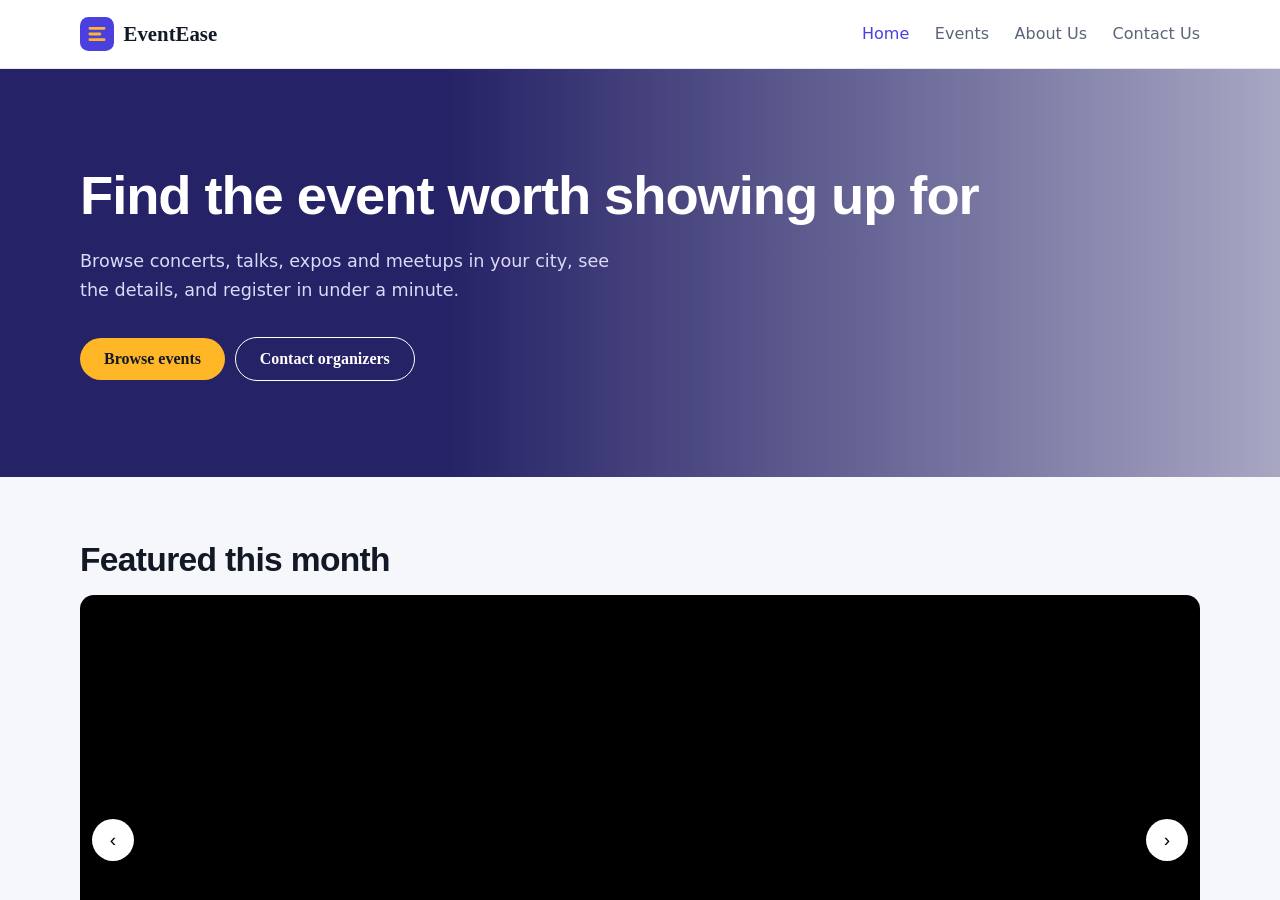
<file: index.html>
<!DOCTYPE html>
<html lang="en">
<head>
  <meta charset="UTF-8">
  <meta name="viewport" content="width=device-width, initial-scale=1.0">
  <meta http-equiv="refresh" content="0; url=Client/1-%20Home%20Page.html">
  <title>EventEase</title>
</head>
<body>
  <p>Opening EventEase...</p>
  <p>If you are not redirected automatically, <a href="Client/1-%20Home%20Page.html">click here to open EventEase</a>.</p>
</body>
</html>
</file>
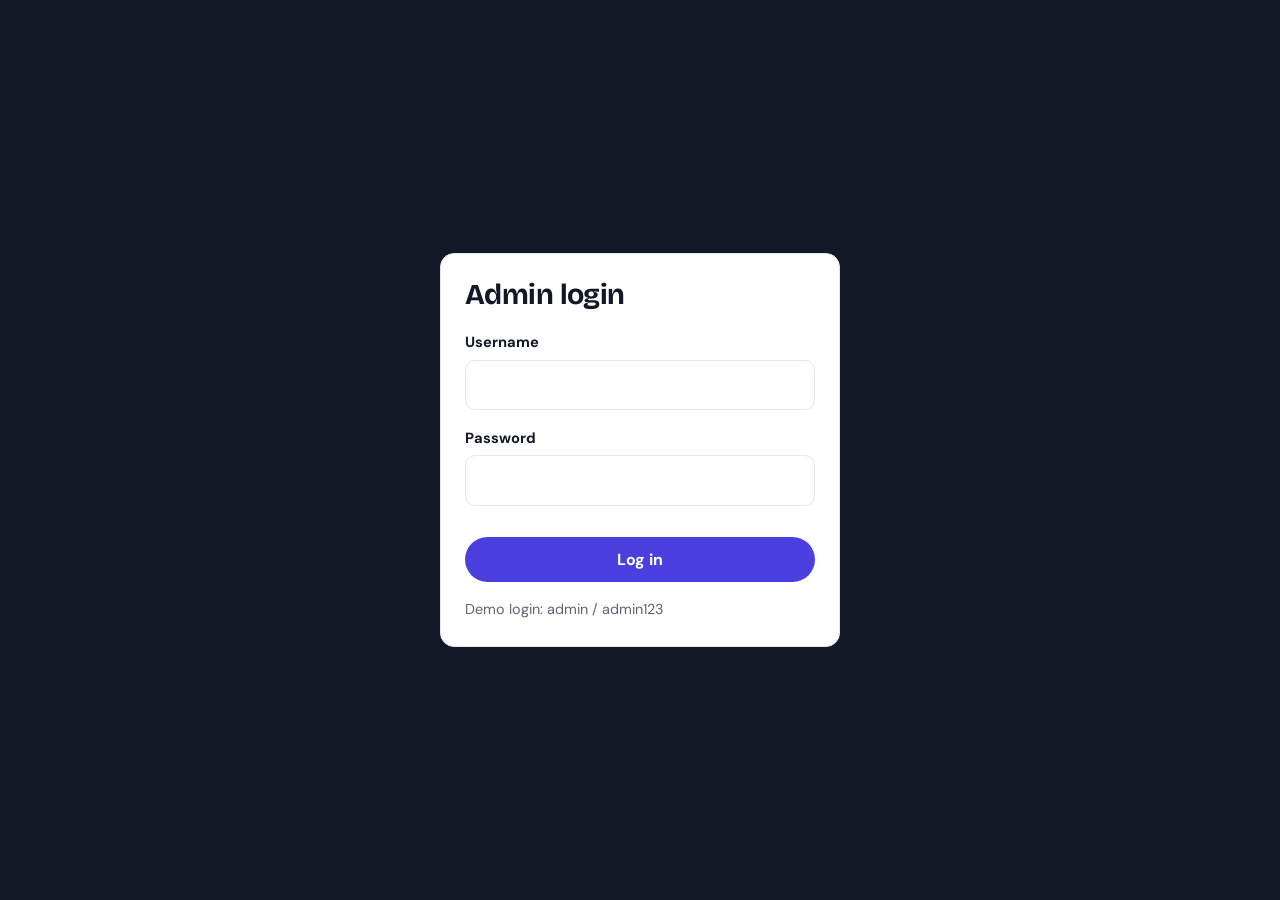
<file: Admin/1- Login Page.html>
<!DOCTYPE html>
<html lang="en"><head><meta charset="utf-8"><meta name="viewport" content="width=device-width,initial-scale=1"><title>Admin Login - EventEase</title><link rel="icon" href="../images/logo.svg"><link rel="stylesheet" href="../css/style.css"></head>
<body data-page="login" data-root="../"><div class="login"><form class="panel" id="loginForm"><h1>Admin login</h1>
<div class="field"><label for="u">Username</label><input id="u" name="user" autocomplete="username" required></div>
<div class="field"><label for="pw">Password</label><input id="pw" name="pass" type="password" autocomplete="current-password" required></div>
<div class="err" id="loginErr" role="alert"></div><button class="btn" style="width:100%" type="submit">Log in</button>
<p style="margin-top:1rem;font-size:.9rem;color:var(--mut)">Demo login: admin / admin123</p></form></div>
<script src="../js/data.js"></script><script src="../js/main.js"></script></body></html>
</file>
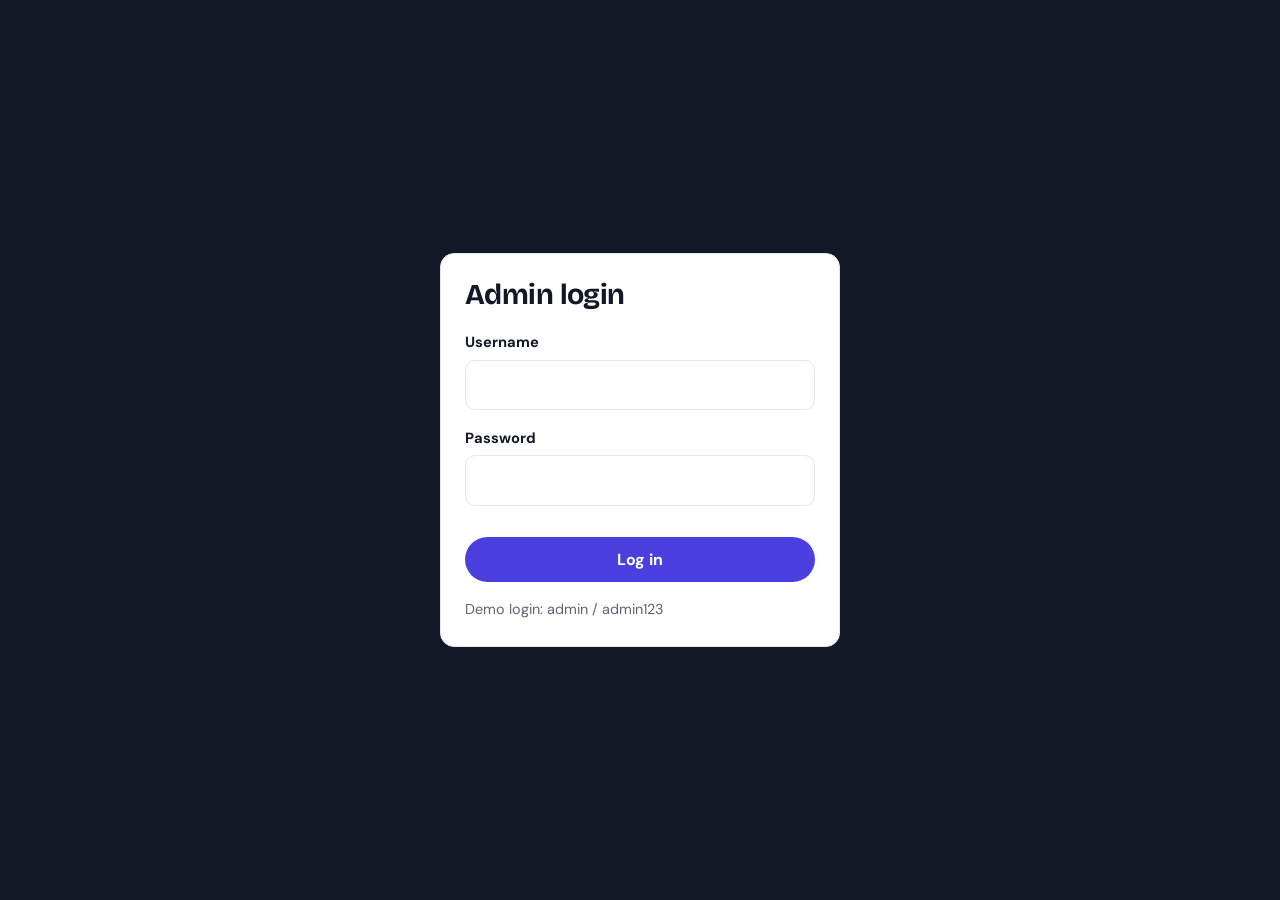
<file: Admin/2. Dashboard.html>
<!DOCTYPE html>
<html lang="en"><head><meta charset="utf-8"><meta name="viewport" content="width=device-width,initial-scale=1"><title>Dashboard - EventEase Admin</title><link rel="icon" href="../images/logo.svg"><link rel="stylesheet" href="../css/style.css"></head>
<body data-page="dashboard" data-root="../" data-admin="1"><div class="adm"><aside class="side"><a class="brand" href="2. Dashboard.html"><img src="../images/logo.svg" alt=""><span data-site>EventEase</span></a><a href="2. Dashboard.html" class=on>Dashboard</a><a href="3. Manage Events.html">Manage Events</a><a href="4. Registrations.html">Registrations</a><a href="5. Settings.html">Settings</a><a href="#" data-logout>Log out</a><a href="../Client/1- Home Page.html">View website</a></aside>
<main class="main"><h1>Dashboard</h1><div class="stats" id="stats"></div>
<div class="charts"><div class="panel"><h2>Registrations per event</h2><canvas id="cBar"></canvas></div>
<div class="panel"><h2>Tickets by category</h2><canvas id="cDonut"></canvas><div id="legend" class="legend"></div></div></div>
<div class="panel mb"><h2>Registrations per week</h2><canvas id="cLine"></canvas></div><h2>Latest registrations</h2><div class="tw"><table><thead><tr><th>Name</th><th>Event</th><th>Tickets</th><th>Date</th></tr></thead><tbody id="recent"></tbody></table></div></main></div>
<script src="../js/data.js"></script><script src="../js/main.js"></script></body></html>
</file>
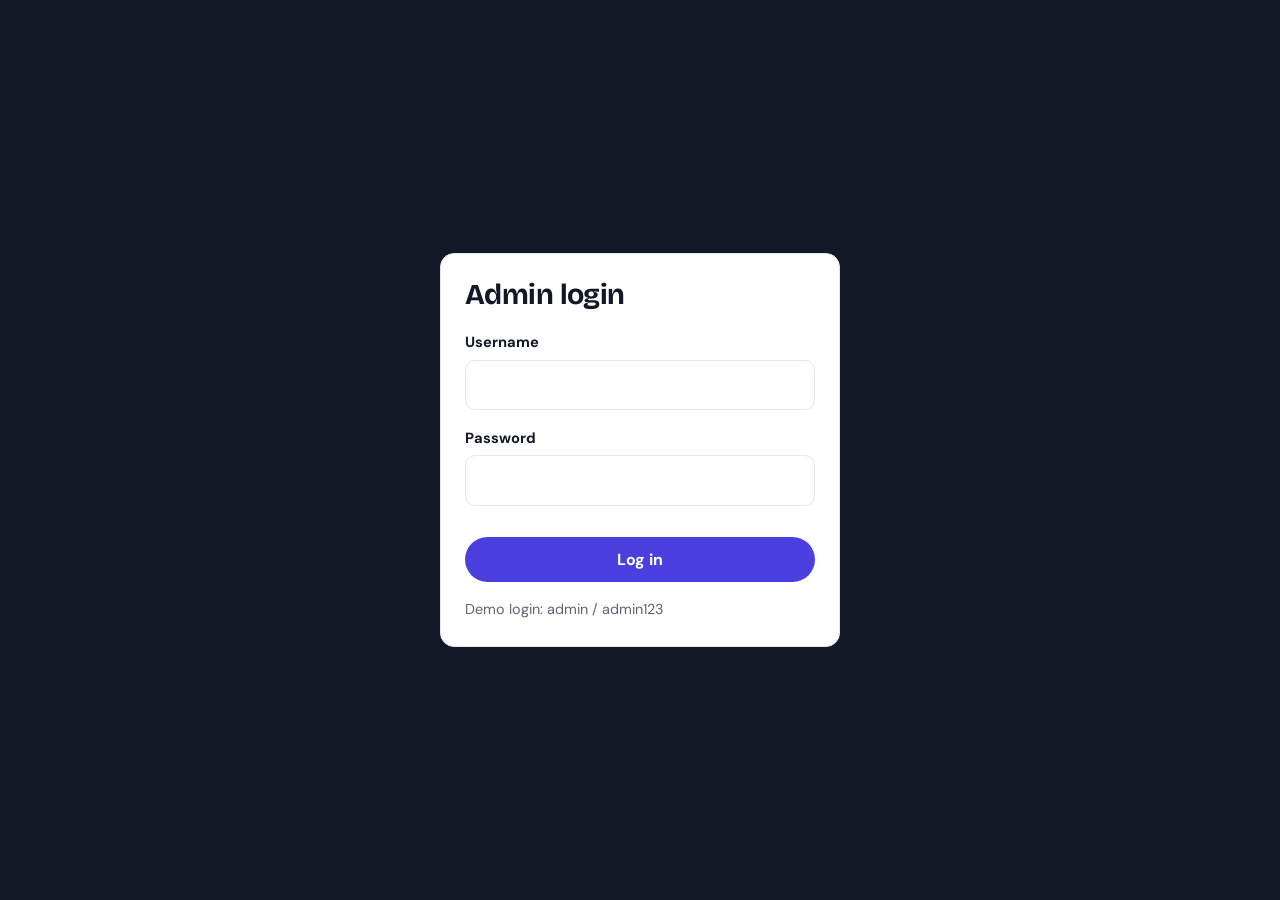
<file: Admin/3. Manage Events.html>
<!DOCTYPE html>
<html lang="en"><head><meta charset="utf-8"><meta name="viewport" content="width=device-width,initial-scale=1"><title>Manage Events - EventEase Admin</title><link rel="icon" href="../images/logo.svg"><link rel="stylesheet" href="../css/style.css"></head>
<body data-page="manage" data-root="../" data-admin="1"><div class="adm"><aside class="side"><a class="brand" href="2. Dashboard.html"><img src="../images/logo.svg" alt=""><span data-site>EventEase</span></a><a href="2. Dashboard.html">Dashboard</a><a href="3. Manage Events.html" class=on>Manage Events</a><a href="4. Registrations.html">Registrations</a><a href="5. Settings.html">Settings</a><a href="#" data-logout>Log out</a><a href="../Client/1- Home Page.html">View website</a></aside>
<main class="main"><h1>Manage Events</h1><div class="panel mb"><h2>Add an event</h2><form id="evForm"><div class="two">
<div class="field"><label for="a1">Title</label><input id="a1" name="title"></div><div class="field"><label for="a2">Category</label><input id="a2" name="category" placeholder="Business"></div>
<div class="field"><label for="a3">Date</label><input id="a3" name="date" type="date" required></div><div class="field"><label for="a4">Time</label><input id="a4" name="time" placeholder="6:00 PM"></div>
<div class="field"><label for="a5">Venue</label><input id="a5" name="venue"></div><div class="field"><label for="a6">Price</label><input id="a6" name="price" placeholder="Free"></div>
<div class="field"><label for="a7">Seats</label><input id="a7" name="seats" type="number" min="1"></div></div>
<div class="field"><label for="a8">Description</label><textarea id="a8" name="desc" rows="3"></textarea></div><button class="btn" type="submit">Add event</button></form></div>
<div class="tw"><table><thead><tr><th>Title</th><th>Category</th><th>Date</th><th>Price</th><th></th></tr></thead><tbody id="rows"></tbody></table></div></main></div>
<script src="../js/data.js"></script><script src="../js/main.js"></script></body></html>
</file>
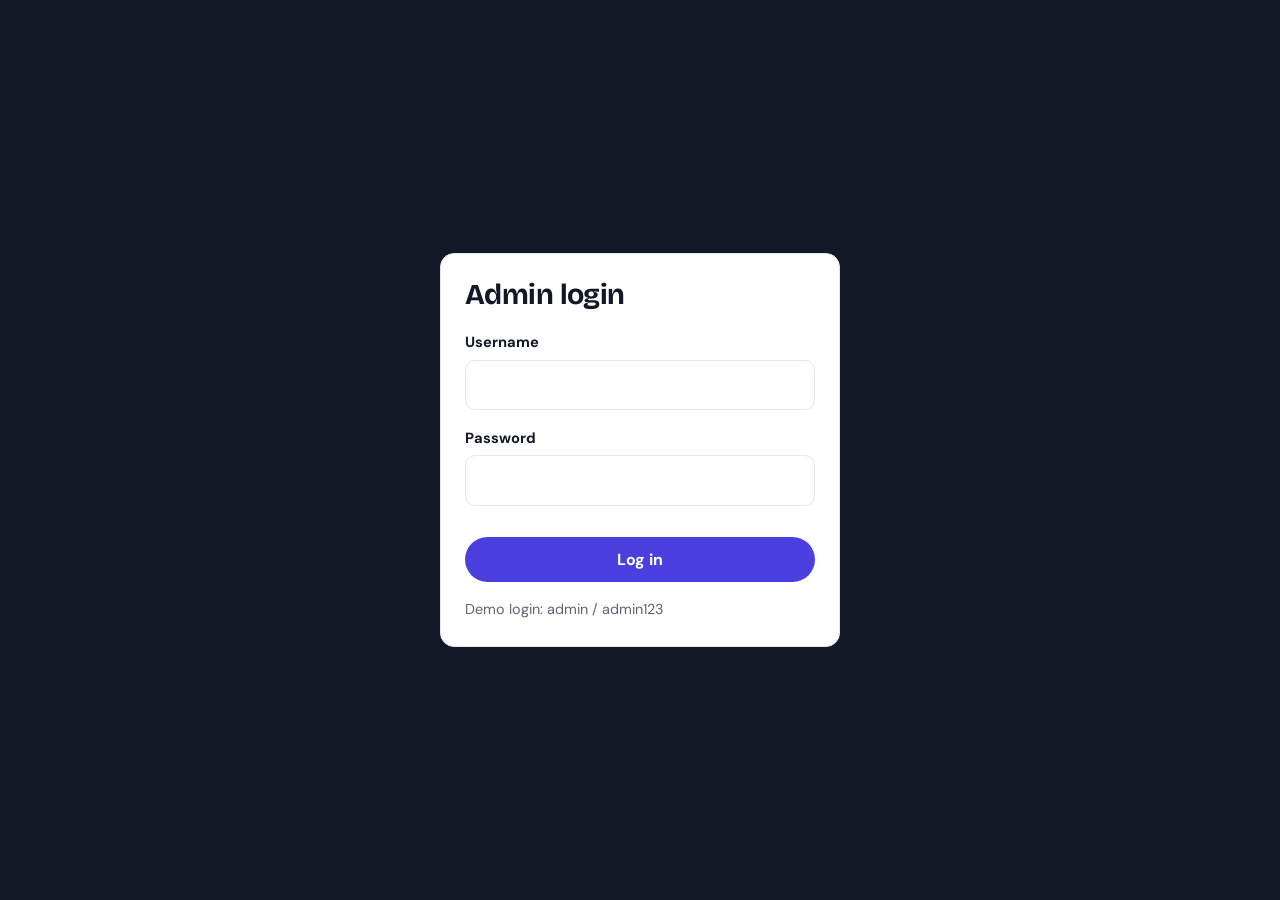
<file: Admin/4. Registrations.html>
<!DOCTYPE html>
<html lang="en"><head><meta charset="utf-8"><meta name="viewport" content="width=device-width,initial-scale=1"><title>Registrations - EventEase Admin</title><link rel="icon" href="../images/logo.svg"><link rel="stylesheet" href="../css/style.css"></head>
<body data-page="regs" data-root="../" data-admin="1"><div class="adm"><aside class="side"><a class="brand" href="2. Dashboard.html"><img src="../images/logo.svg" alt=""><span data-site>EventEase</span></a><a href="2. Dashboard.html">Dashboard</a><a href="3. Manage Events.html">Manage Events</a><a href="4. Registrations.html" class=on>Registrations</a><a href="5. Settings.html">Settings</a><a href="#" data-logout>Log out</a><a href="../Client/1- Home Page.html">View website</a></aside>
<main class="main"><h1>Registrations</h1><div class="tools"><div style="width:min(320px,100%)"><input id="q" type="search" placeholder="Search by name or email" aria-label="Search registrations"></div><button class="btn ghost" id="csv">Download CSV</button></div>
<div class="tw"><table><thead><tr><th>Name</th><th>Email</th><th>Phone</th><th>Event</th><th>Tickets</th><th></th></tr></thead><tbody id="rows"></tbody></table></div></main></div>
<script src="../js/data.js"></script><script src="../js/main.js"></script></body></html>
</file>
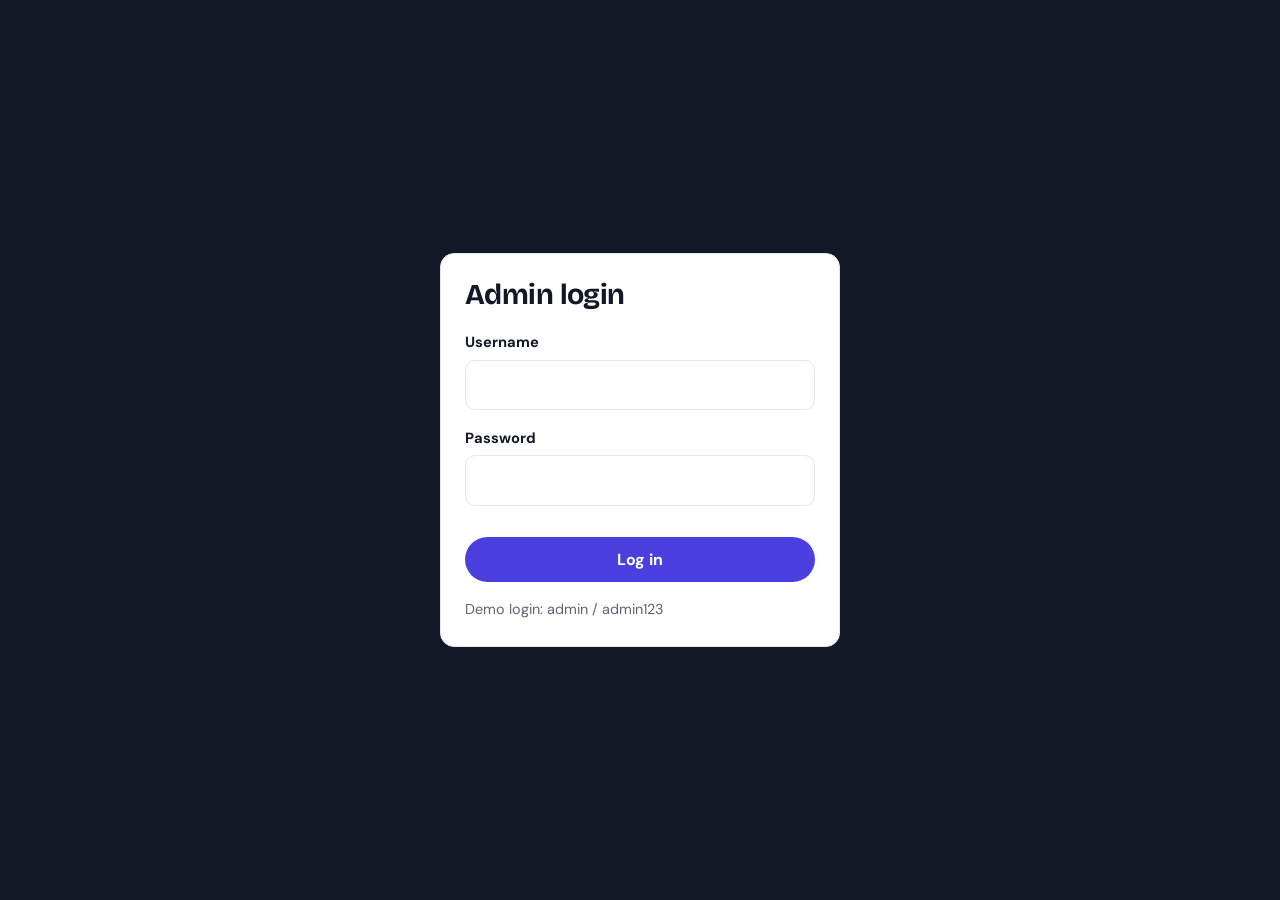
<file: Admin/5. Settings.html>
<!DOCTYPE html>
<html lang="en"><head><meta charset="utf-8"><meta name="viewport" content="width=device-width,initial-scale=1"><title>Settings - EventEase Admin</title><link rel="icon" href="../images/logo.svg"><link rel="stylesheet" href="../css/style.css"></head>
<body data-page="settings" data-root="../" data-admin="1"><div class="adm"><aside class="side"><a class="brand" href="2. Dashboard.html"><img src="../images/logo.svg" alt=""><span data-site>EventEase</span></a><a href="2. Dashboard.html">Dashboard</a><a href="3. Manage Events.html">Manage Events</a><a href="4. Registrations.html">Registrations</a><a href="5. Settings.html" class=on>Settings</a><a href="#" data-logout>Log out</a><a href="../Client/1- Home Page.html">View website</a></aside>
<main class="main"><h1>Settings</h1><form class="panel" id="setForm" style="max-width:520px">
<div class="field"><label for="s1">Site name</label><input id="s1" name="siteName"></div><div class="field"><label for="s2">Contact email</label><input id="s2" name="email" type="email"></div>
<div class="field"><label for="s3">Contact phone</label><input id="s3" name="phone"></div><div class="field"><label for="s4">New admin password</label><input id="s4" name="pass" type="password" placeholder="Leave blank to keep current"></div>
<button class="btn" type="submit">Save settings</button> <button class="btn ghost" type="button" id="reset">Reset demo data</button></form></main></div>
<script src="../js/data.js"></script><script src="../js/main.js"></script></body></html>
</file>
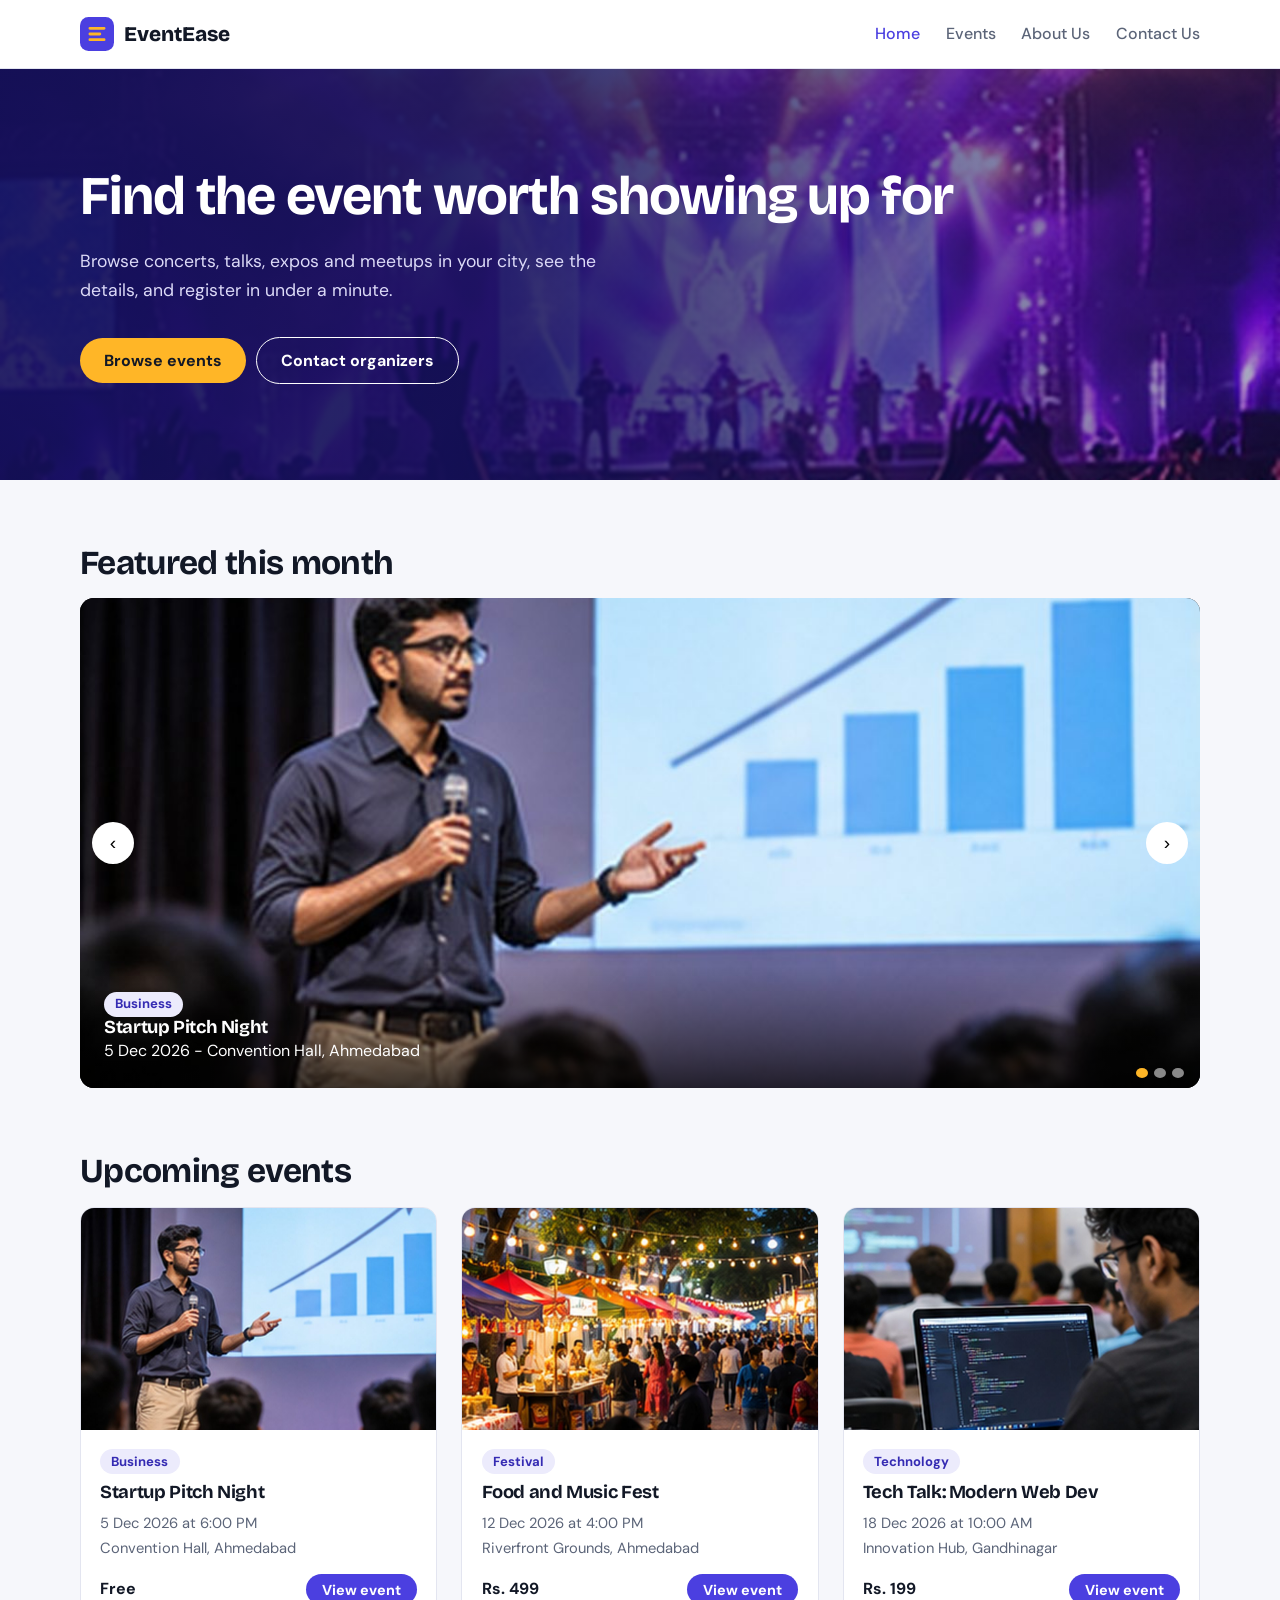
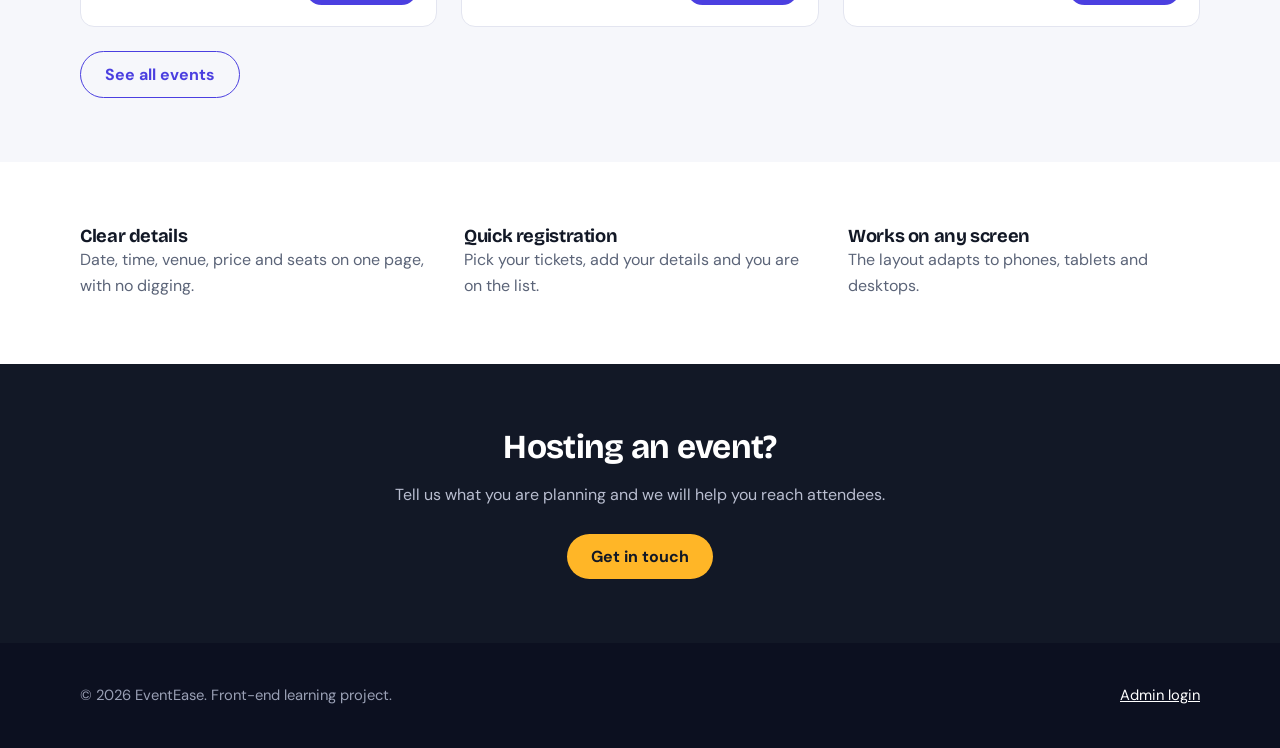
<file: Client/1- Home Page.html>
<!DOCTYPE html>
<html lang="en"><head><meta charset="utf-8"><meta name="viewport" content="width=device-width,initial-scale=1"><title>EventEase - Discover and register for events</title><link rel="icon" href="../images/logo.svg"><link rel="stylesheet" href="../css/style.css"></head>
<body data-page="home" data-root="../">
<header class="top"><div class="wrap nav"><a class="brand" href="1- Home Page.html"><img src="../images/logo.svg" alt=""><span data-site>EventEase</span></a><button id="menuBtn" aria-expanded="false" aria-controls="menu">Menu</button><nav id="menu"><ul><li><a href="1- Home Page.html" class=on>Home</a></li><li><a href="2. Events.html">Events</a></li><li><a href="4. About Us.html">About Us</a></li><li><a href="5. Contact Us.html">Contact Us</a></li></ul></nav></div></header>
<main>
<section class="hero"><div class="wrap"><h1>Find the event worth showing up for</h1><p>Browse concerts, talks, expos and meetups in your city, see the details, and register in under a minute.</p><a class="btn acc" href="2. Events.html">Browse events</a><a class="btn ghost" style="color:#fff;border-color:#fff" href="5. Contact Us.html">Contact organizers</a></div></section>
<section class="sec"><div class="wrap"><h2>Featured this month</h2><div class="slider"><div id="slides"></div><button class="sbtn" id="prev" aria-label="Previous slide">&#8249;</button><button class="sbtn" id="next" aria-label="Next slide">&#8250;</button><div id="dots"></div></div></div></section>
<section class="sec" style="padding-top:0"><div class="wrap"><h2>Upcoming events</h2><div class="grid" id="homeEvents"></div><p style="margin-top:1.5rem"><a class="btn ghost" href="2. Events.html">See all events</a></p></div></section>
<section class="sec" style="background:#fff"><div class="wrap feat"><div><h3>Clear details</h3><p>Date, time, venue, price and seats on one page, with no digging.</p></div><div><h3>Quick registration</h3><p>Pick your tickets, add your details and you are on the list.</p></div><div><h3>Works on any screen</h3><p>The layout adapts to phones, tablets and desktops.</p></div></div></section>
<section class="cta"><h2>Hosting an event?</h2><p>Tell us what you are planning and we will help you reach attendees.</p><a class="btn acc" href="5. Contact Us.html">Get in touch</a></section></main>
<footer><div class="wrap"><span>&copy; 2026 EventEase. Front-end learning project.</span><a href="../Admin/1- Login Page.html">Admin login</a></div></footer>
<script src="../js/data.js"></script><script src="../js/main.js"></script></body></html>
</file>
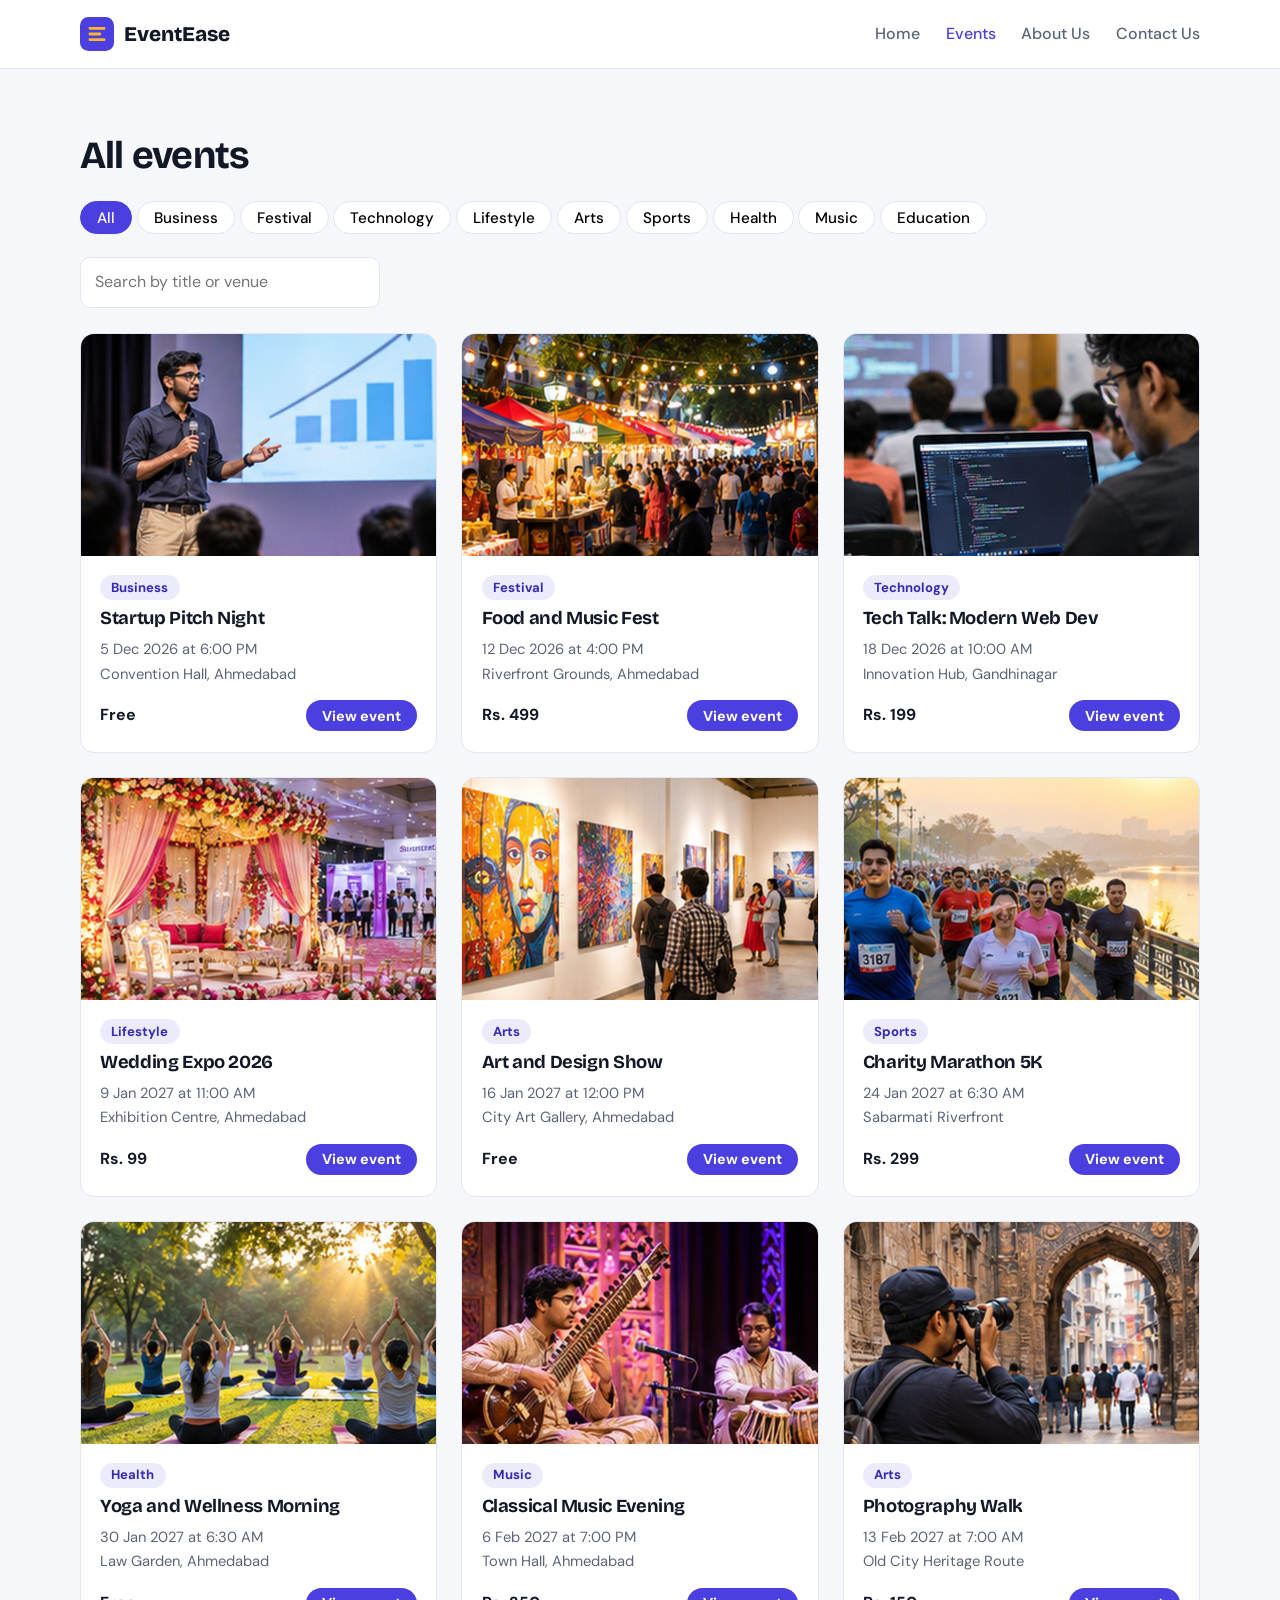
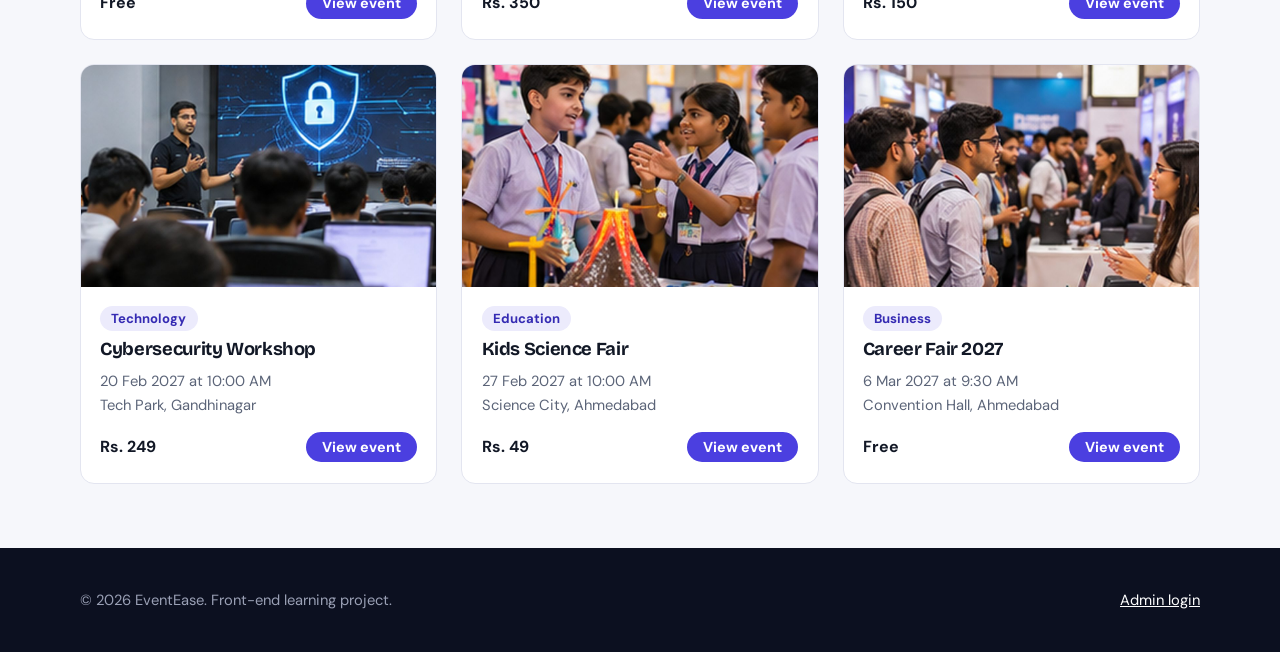
<file: Client/2. Events.html>
<!DOCTYPE html>
<html lang="en"><head><meta charset="utf-8"><meta name="viewport" content="width=device-width,initial-scale=1"><title>Events - EventEase</title><link rel="icon" href="../images/logo.svg"><link rel="stylesheet" href="../css/style.css"></head>
<body data-page="events" data-root="../">
<header class="top"><div class="wrap nav"><a class="brand" href="1- Home Page.html"><img src="../images/logo.svg" alt=""><span data-site>EventEase</span></a><button id="menuBtn" aria-expanded="false" aria-controls="menu">Menu</button><nav id="menu"><ul><li><a href="1- Home Page.html">Home</a></li><li><a href="2. Events.html" class=on>Events</a></li><li><a href="4. About Us.html">About Us</a></li><li><a href="5. Contact Us.html">Contact Us</a></li></ul></nav></div></header>
<main>
<section class="sec"><div class="wrap"><h1 style="font-size:2.4rem;margin-bottom:1.5rem">All events</h1>
<div class="tools"><div id="cats"></div><div style="width:min(300px,100%)"><label class="sr" for="q" hidden>Search</label><input id="q" type="search" placeholder="Search by title or venue"></div></div>
<div class="grid" id="list"></div></div></section></main>
<footer><div class="wrap"><span>&copy; 2026 EventEase. Front-end learning project.</span><a href="../Admin/1- Login Page.html">Admin login</a></div></footer>
<script src="../js/data.js"></script><script src="../js/main.js"></script></body></html>
</file>
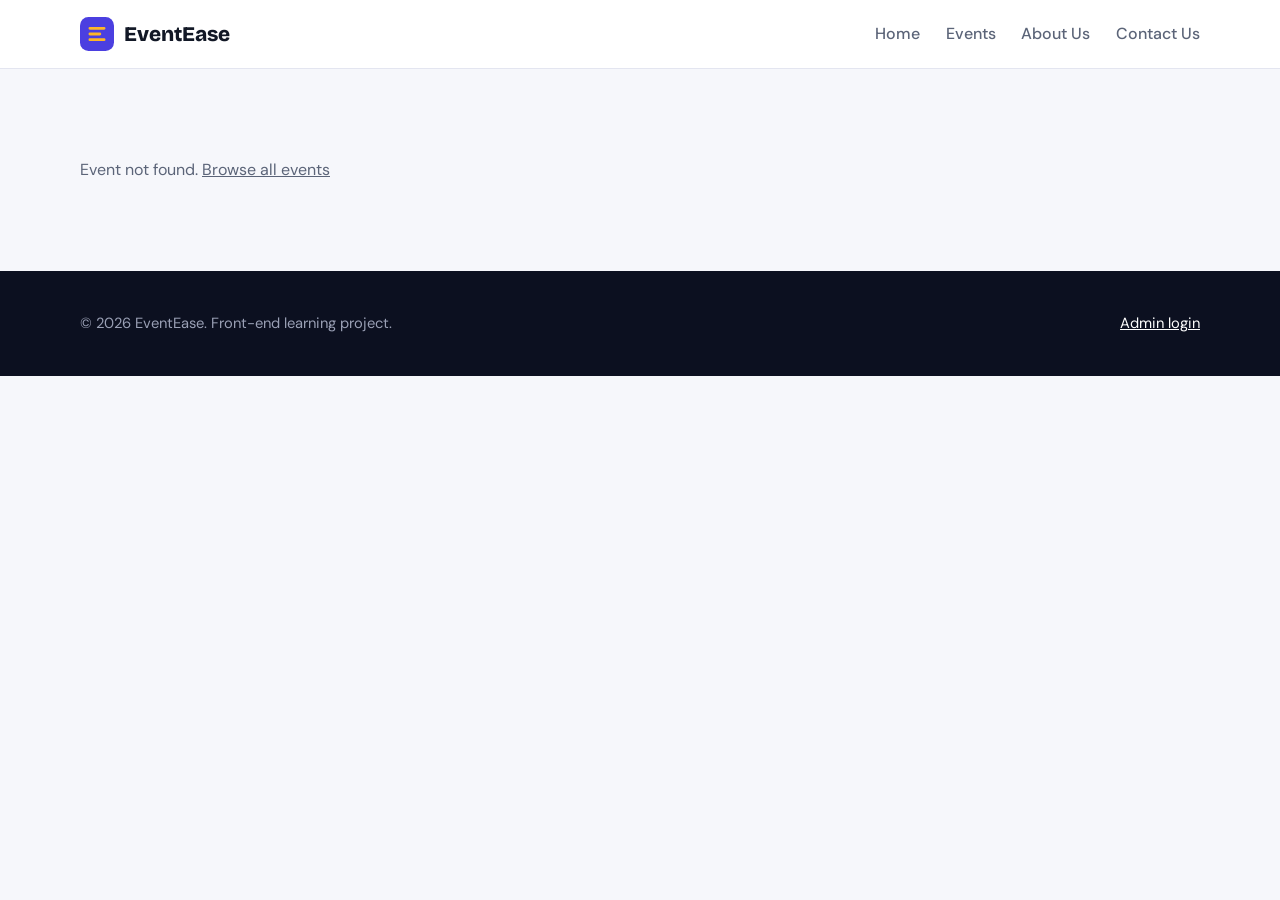
<file: Client/3. Event Details.html>
<!DOCTYPE html>
<html lang="en"><head><meta charset="utf-8"><meta name="viewport" content="width=device-width,initial-scale=1"><title>Event details - EventEase</title><link rel="icon" href="../images/logo.svg"><link rel="stylesheet" href="../css/style.css"></head>
<body data-page="details" data-root="../">
<header class="top"><div class="wrap nav"><a class="brand" href="1- Home Page.html"><img src="../images/logo.svg" alt=""><span data-site>EventEase</span></a><button id="menuBtn" aria-expanded="false" aria-controls="menu">Menu</button><nav id="menu"><ul><li><a href="1- Home Page.html">Home</a></li><li><a href="2. Events.html">Events</a></li><li><a href="4. About Us.html">About Us</a></li><li><a href="5. Contact Us.html">Contact Us</a></li></ul></nav></div></header>
<main>
<section class="sec"><div class="wrap detail"><div id="detail"></div>
<aside class="panel" id="regBox"><h2>Register now</h2>
<form id="regForm" novalidate>
<div class="field"><label for="n">Full name</label><input id="n" name="name" autocomplete="name"><div class="err"></div></div>
<div class="field"><label for="e">Email</label><input id="e" name="email" type="email" autocomplete="email"><div class="err"></div></div>
<div class="field"><label for="p">Phone</label><input id="p" name="phone" type="tel" autocomplete="tel"><div class="err"></div></div>
<div class="field"><label for="t">Tickets</label><input id="t" name="tickets" type="number" value="1" min="1" max="10"><div class="err"></div></div>
<button class="btn" style="width:100%" type="submit">Confirm registration</button></form></aside></div></section></main>
<footer><div class="wrap"><span>&copy; 2026 EventEase. Front-end learning project.</span><a href="../Admin/1- Login Page.html">Admin login</a></div></footer>
<script src="../js/data.js"></script><script src="../js/main.js"></script></body></html>
</file>
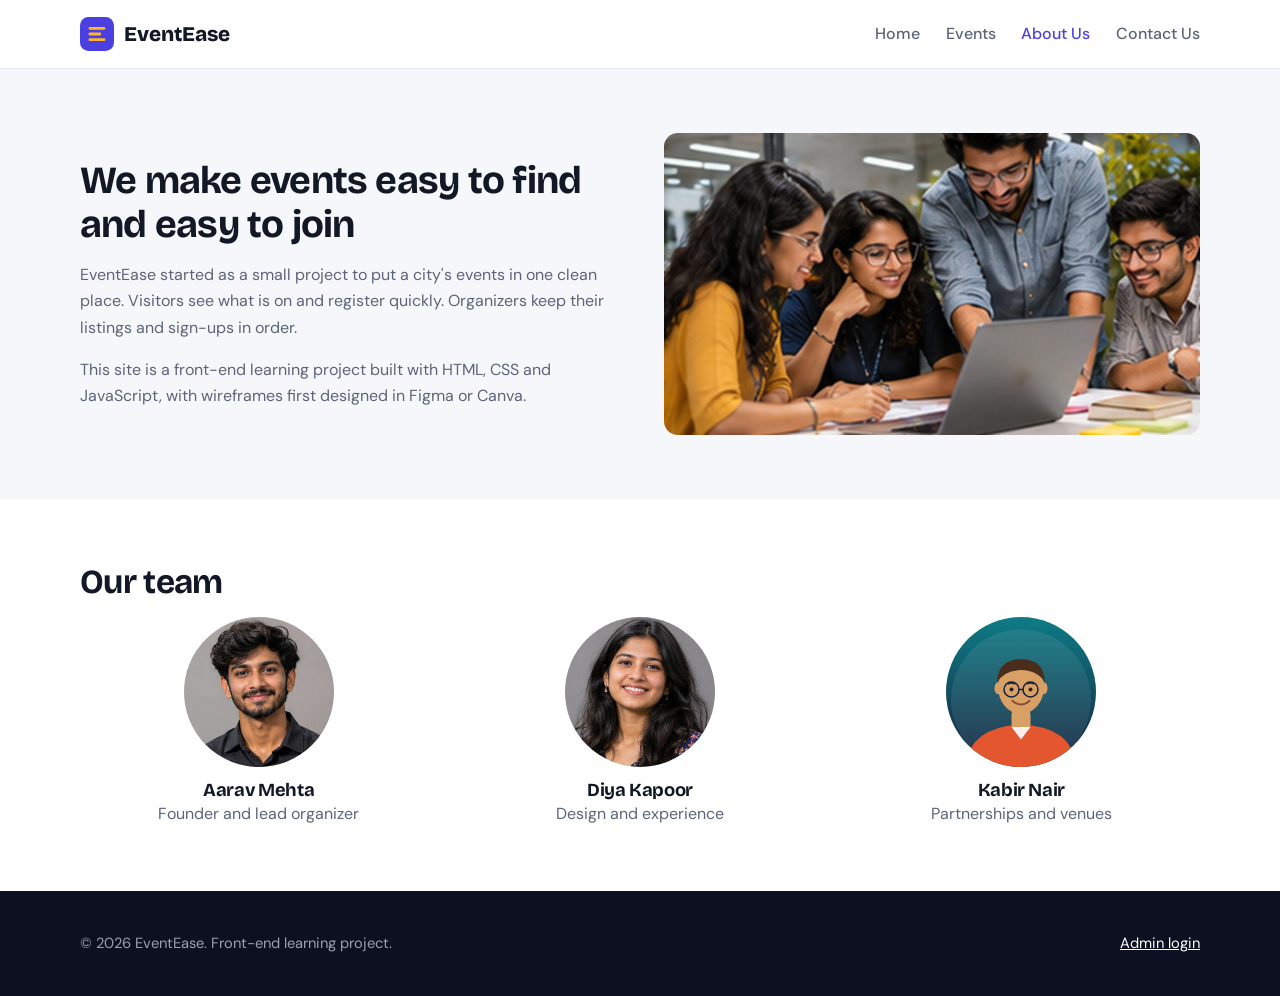
<file: Client/4. About Us.html>
<!DOCTYPE html>
<html lang="en"><head><meta charset="utf-8"><meta name="viewport" content="width=device-width,initial-scale=1"><title>About Us - EventEase</title><link rel="icon" href="../images/logo.svg"><link rel="stylesheet" href="../css/style.css"></head>
<body data-page="about" data-root="../">
<header class="top"><div class="wrap nav"><a class="brand" href="1- Home Page.html"><img src="../images/logo.svg" alt=""><span data-site>EventEase</span></a><button id="menuBtn" aria-expanded="false" aria-controls="menu">Menu</button><nav id="menu"><ul><li><a href="1- Home Page.html">Home</a></li><li><a href="2. Events.html">Events</a></li><li><a href="4. About Us.html" class=on>About Us</a></li><li><a href="5. Contact Us.html">Contact Us</a></li></ul></nav></div></header>
<main>
<section class="sec"><div class="wrap about"><div><h1 style="font-size:2.4rem;margin-bottom:1rem">We make events easy to find and easy to join</h1><p style="color:var(--mut)">EventEase started as a small project to put a city's events in one clean place. Visitors see what is on and register quickly. Organizers keep their listings and sign-ups in order.</p><p style="color:var(--mut);margin-top:1rem">This site is a front-end learning project built with HTML, CSS and JavaScript, with wireframes first designed in Figma or Canva.</p></div><img src="../images/about.jpg" alt="The EventEase team at an event"></div></section>
<section class="sec" style="background:#fff"><div class="wrap"><h2>Our team</h2><div class="team">
<div><img src="../images/team-1.jpg" alt="Team member 1"><h3>Aarav Mehta</h3><p>Founder and lead organizer</p></div>
<div><img src="../images/team-2.jpg" alt="Team member 2"><h3>Diya Kapoor</h3><p>Design and experience</p></div>
<div><img src="../images/team-3.svg" alt="Team member 3"><h3>Kabir Nair</h3><p>Partnerships and venues</p></div></div></div></section></main>
<footer><div class="wrap"><span>&copy; 2026 EventEase. Front-end learning project.</span><a href="../Admin/1- Login Page.html">Admin login</a></div></footer>
<script src="../js/data.js"></script><script src="../js/main.js"></script></body></html>
</file>
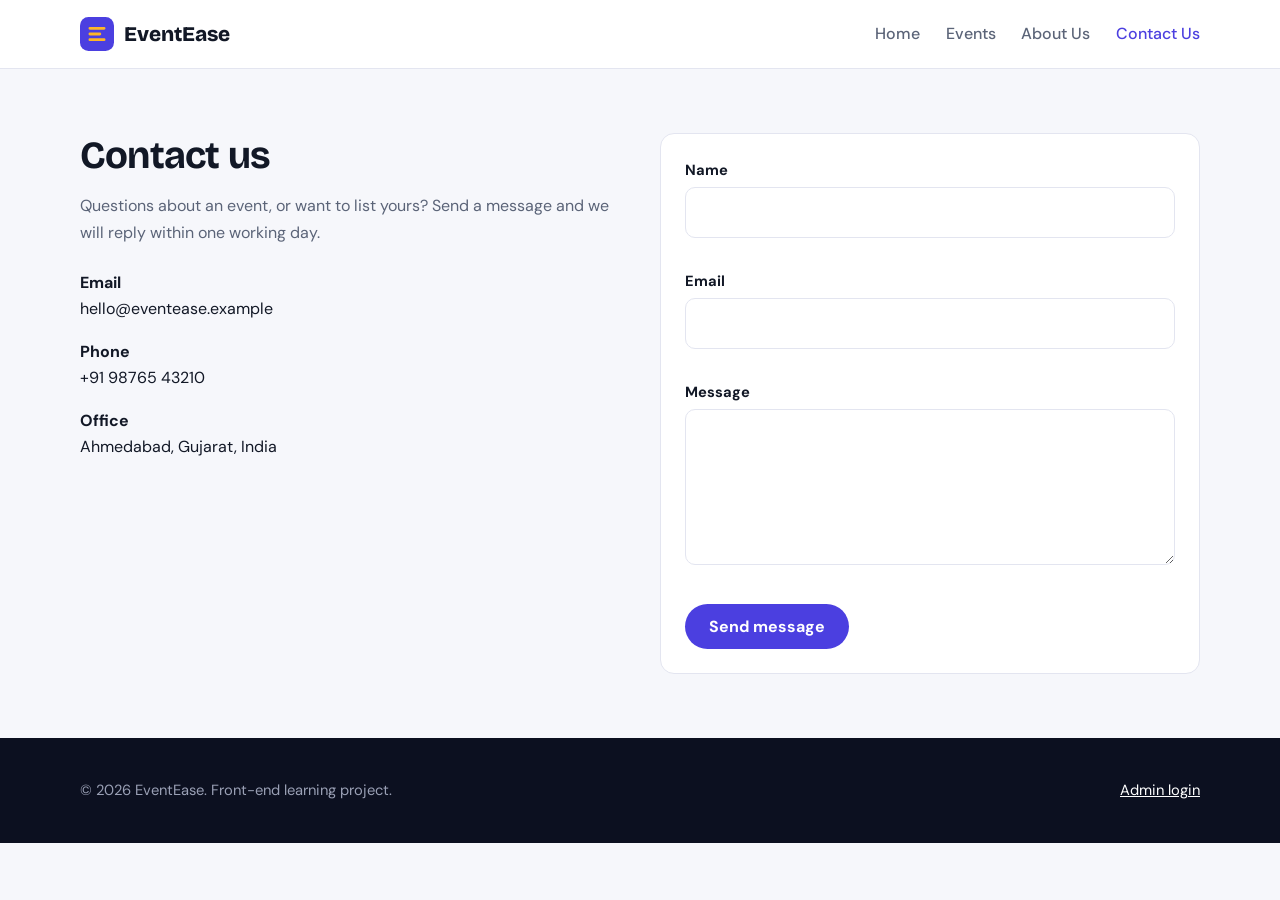
<file: Client/5. Contact Us.html>
<!DOCTYPE html>
<html lang="en"><head><meta charset="utf-8"><meta name="viewport" content="width=device-width,initial-scale=1"><title>Contact Us - EventEase</title><link rel="icon" href="../images/logo.svg"><link rel="stylesheet" href="../css/style.css"></head>
<body data-page="contact" data-root="../">
<header class="top"><div class="wrap nav"><a class="brand" href="1- Home Page.html"><img src="../images/logo.svg" alt=""><span data-site>EventEase</span></a><button id="menuBtn" aria-expanded="false" aria-controls="menu">Menu</button><nav id="menu"><ul><li><a href="1- Home Page.html">Home</a></li><li><a href="2. Events.html">Events</a></li><li><a href="4. About Us.html">About Us</a></li><li><a href="5. Contact Us.html" class=on>Contact Us</a></li></ul></nav></div></header>
<main>
<section class="sec"><div class="wrap contact"><div><h1 style="font-size:2.4rem;margin-bottom:1rem">Contact us</h1><p style="color:var(--mut)">Questions about an event, or want to list yours? Send a message and we will reply within one working day.</p><p style="margin-top:1.5rem"><strong>Email</strong><br>hello@eventease.example</p><p style="margin-top:1rem"><strong>Phone</strong><br>+91 98765 43210</p><p style="margin-top:1rem"><strong>Office</strong><br>Ahmedabad, Gujarat, India</p></div>
<form class="panel" id="contactForm" novalidate>
<div class="field"><label for="n">Name</label><input id="n" name="name"><div class="err"></div></div>
<div class="field"><label for="e">Email</label><input id="e" name="email" type="email"><div class="err"></div></div>
<div class="field"><label for="m">Message</label><textarea id="m" name="message" rows="5"></textarea><div class="err"></div></div>
<button class="btn" type="submit">Send message</button></form></div></section></main>
<footer><div class="wrap"><span>&copy; 2026 EventEase. Front-end learning project.</span><a href="../Admin/1- Login Page.html">Admin login</a></div></footer>
<script src="../js/data.js"></script><script src="../js/main.js"></script></body></html>
</file>
<file: css/style.css>
@import url('https://fonts.googleapis.com/css2?family=Bricolage+Grotesque:wght@500;700;800&family=DM+Sans:wght@400;500;700&display=swap');
:root{--ink:#121826;--mut:#5B6478;--bg:#F6F7FB;--card:#fff;--line:#E3E5F0;--pri:#4B3FE0;--pri-d:#352BB3;--acc:#FFB627;--soft:#ECEBFC;--err:#C9184A;--ok:#0E7C86;--r:14px}
*{box-sizing:border-box;margin:0}html{scroll-behavior:smooth}
body{font:16px/1.65 'DM Sans',system-ui,sans-serif;color:var(--ink);background:var(--bg)}
h1,h2,h3{font-family:'Bricolage Grotesque','DM Sans',sans-serif;line-height:1.15;letter-spacing:-.02em}
h1{font-size:clamp(2rem,5vw,3.4rem)}h2{font-size:clamp(1.5rem,3vw,2.1rem);margin-bottom:1rem}h3{font-size:1.15rem}
a{color:inherit}img{max-width:100%;display:block}
:focus-visible{outline:3px solid var(--acc);outline-offset:2px}
.wrap{width:min(1120px,92%);margin:auto}.sec{padding:4rem 0}
.btn{display:inline-block;background:var(--pri);color:#fff;text-decoration:none;border:0;border-radius:999px;padding:.75rem 1.5rem;font:700 1rem 'DM Sans';cursor:pointer;transition:background .2s}
.btn:hover{background:var(--pri-d)}.btn.sm{padding:.4rem 1rem;font-size:.9rem}.btn.ghost{background:transparent;color:var(--pri);border:1.5px solid var(--pri)}.btn.ghost:hover{background:var(--soft)}
.btn.acc{background:var(--acc);color:var(--ink)}
.chip{display:inline-block;background:var(--soft);color:var(--pri-d);border-radius:999px;padding:.1rem .7rem;font-size:.82rem;font-weight:700}
/* header */
header.top{background:#fff;border-bottom:1px solid var(--line);position:sticky;top:0;z-index:20}
.nav{display:flex;align-items:center;justify-content:space-between;height:68px}
.brand{display:flex;align-items:center;gap:.6rem;font:800 1.3rem 'Bricolage Grotesque';text-decoration:none}.brand img{width:34px}
nav ul{display:flex;gap:1.6rem;list-style:none;padding:0}nav a{text-decoration:none;font-weight:500;color:var(--mut)}nav a:hover,nav a.on{color:var(--pri)}
#menuBtn{display:none;background:none;border:1.5px solid var(--line);border-radius:10px;padding:.4rem .8rem;font:700 .95rem 'DM Sans';cursor:pointer}
/* hero */
.hero{background:linear-gradient(90deg,rgba(20,16,90,.92) 35%,rgba(20,16,90,.35)),url(../images/hero.jpg) center/cover;background:linear-gradient(90deg,rgba(20,16,90,.92) 35%,rgba(20,16,90,.35)),url(../images/hero.jpg) center/cover;color:#fff;padding:6rem 0}
.hero p{max-width:34rem;margin:1.2rem 0 2rem;color:#DCDAF7;font-size:1.1rem}.hero .btn+.btn{margin-left:.6rem}
/* slider */
.slider{position:relative;overflow:hidden;border-radius:var(--r);background:#000}
#slides{display:flex;transition:transform .5s ease}.slide{min-width:100%;position:relative;display:block;aspect-ratio:16/7;text-decoration:none;color:#fff}
.slide img{width:100%;height:100%;object-fit:cover}.cap{position:absolute;inset:auto 0 0 0;padding:1.5rem;background:linear-gradient(transparent,rgba(0,0,0,.75))}
.sbtn{position:absolute;top:50%;transform:translateY(-50%);width:42px;height:42px;border-radius:50%;border:0;background:#fff;font-size:1.2rem;cursor:pointer}#prev{left:12px}#next{right:12px}
#dots{position:absolute;bottom:10px;right:16px;display:flex;gap:6px}#dots button{width:10px;height:10px;border-radius:50%;border:0;background:#fff8;cursor:pointer}#dots .on{background:var(--acc)}
/* cards */
.grid{display:grid;grid-template-columns:repeat(auto-fill,minmax(290px,1fr));gap:1.5rem}
.card{background:var(--card);border:1px solid var(--line);border-radius:var(--r);overflow:hidden}.card img{aspect-ratio:16/10;object-fit:cover;width:100%}
.card-b{padding:1.1rem 1.2rem 1.3rem}.card h3{margin:.5rem 0}.card h3 a{text-decoration:none}.meta{color:var(--mut);font-size:.92rem;margin-bottom:.9rem}.row{display:flex;justify-content:space-between;align-items:center}
.feat{display:grid;grid-template-columns:repeat(auto-fit,minmax(240px,1fr));gap:2rem}.feat p{color:var(--mut)}
.cta{background:var(--ink);color:#fff;text-align:center;padding:4rem 1rem}.cta p{color:#B9BED0;margin:.8rem 0 1.6rem}
/* filters */
.tools{display:flex;flex-wrap:wrap;gap:1rem;justify-content:space-between;margin-bottom:1.6rem}
.pill{border:1.5px solid var(--line);background:#fff;border-radius:999px;padding:.35rem 1rem;font:500 .95rem 'DM Sans';cursor:pointer;margin:0 .3rem .4rem 0}.pill.on{background:var(--pri);border-color:var(--pri);color:#fff}
input,textarea,select{font:inherit;width:100%;padding:.7rem .9rem;border:1.5px solid var(--line);border-radius:10px;background:#fff}input:focus,textarea:focus,select:focus{border-color:var(--pri);outline:0}
.empty{color:var(--mut);padding:1.5rem 0}
/* detail */
.detail{display:grid;grid-template-columns:1fr 360px;gap:2.5rem;align-items:start}
.banner{border-radius:var(--r);margin-bottom:1.2rem;width:100%;aspect-ratio:16/8;object-fit:cover}.detail h1{margin:.6rem 0 1rem;font-size:clamp(1.8rem,4vw,2.6rem)}
.facts{display:grid;grid-template-columns:repeat(auto-fit,minmax(140px,1fr));gap:1rem;margin-bottom:1.2rem}.facts dt{color:var(--mut);font-size:.85rem}.facts dd{font-weight:700;margin:0}
.panel{background:#fff;border:1px solid var(--line);border-radius:var(--r);padding:1.5rem}.panel h2{font-size:1.3rem}
.field{margin-bottom:1rem}.field label{display:block;font-weight:700;font-size:.92rem;margin-bottom:.3rem}.err{color:var(--err);font-size:.85rem;min-height:1.1em}.invalid input,.invalid textarea{border-color:var(--err)}
.about{display:grid;grid-template-columns:1fr 1fr;gap:3rem;align-items:center}.about img{border-radius:var(--r)}
.team{display:grid;grid-template-columns:repeat(auto-fit,minmax(200px,1fr));gap:1.5rem;text-align:center}.team img{border-radius:50%;width:150px;margin:0 auto .8rem;aspect-ratio:1;object-fit:cover}.team p{color:var(--mut)}
.contact{display:grid;grid-template-columns:1fr 1fr;gap:2.5rem}
footer{background:#0C1020;color:#9AA0B5;padding:2.5rem 0;font-size:.92rem}footer .wrap{display:flex;flex-wrap:wrap;justify-content:space-between;gap:1rem}footer a{color:#fff}
/* toast */
#toast{position:fixed;bottom:24px;left:50%;transform:translate(-50%,100px);background:var(--ok);color:#fff;padding:.8rem 1.4rem;border-radius:10px;transition:transform .3s;z-index:50}#toast.show{transform:translate(-50%,0)}#toast.bad{background:var(--err)}
/* admin */
.login{min-height:100vh;display:grid;place-items:center;background:var(--ink);padding:1rem}.login .panel{width:min(400px,100%)}.login h1{font-size:1.8rem;margin-bottom:1.2rem}
.adm{display:grid;grid-template-columns:230px 1fr;min-height:100vh}
.side{background:var(--ink);color:#fff;padding:1.5rem 1rem}.side .brand{color:#fff;margin-bottom:2rem}.side a{display:block;color:#B9BED0;text-decoration:none;padding:.6rem .9rem;border-radius:10px;margin-bottom:.2rem}.side a:hover{background:#ffffff14}.side a.on{background:var(--pri);color:#fff}
.main{padding:2rem;min-width:0}.main h1{font-size:1.9rem;margin-bottom:1.5rem}
.stats{display:grid;grid-template-columns:repeat(auto-fit,minmax(170px,1fr));gap:1rem;margin-bottom:2rem}.stat{background:#fff;border:1px solid var(--line);border-radius:var(--r);padding:1.2rem}.stat b{display:block;font:800 2rem 'Bricolage Grotesque';color:var(--pri)}.stat span{color:var(--mut)}
.tw{overflow-x:auto;background:#fff;border:1px solid var(--line);border-radius:var(--r)}table{width:100%;border-collapse:collapse;min-width:560px}th,td{text-align:left;padding:.8rem 1rem;border-bottom:1px solid var(--line)}th{font-size:.85rem;color:var(--mut);background:#FAFBFE}tr:last-child td{border:0}
.two{display:grid;grid-template-columns:1fr 1fr;gap:1rem}.mb{margin-bottom:2rem}
@media(max-width:860px){
 #menuBtn{display:block}nav ul{display:none;position:absolute;top:68px;left:0;right:0;background:#fff;flex-direction:column;padding:1rem 4%;gap:.8rem;border-bottom:1px solid var(--line)}.menu-open nav ul{display:flex}
 .detail,.about,.contact{grid-template-columns:1fr}.hero{padding:4rem 0}.adm{grid-template-columns:1fr}.side{display:flex;flex-wrap:wrap;gap:.3rem;padding:1rem}.side .brand{width:100%;margin:0 0 .5rem}.side a{margin:0}.main{padding:1.2rem}.two{grid-template-columns:1fr}.slide{aspect-ratio:4/3}}
@media(prefers-reduced-motion:reduce){*{transition:none!important;scroll-behavior:auto!important}}

.charts{display:grid;grid-template-columns:3fr 2fr;gap:1rem;margin-bottom:1rem}.charts canvas,.panel canvas{display:block;width:100%}.panel h2{font-size:1.1rem;margin-bottom:.8rem}
.legend{display:flex;flex-wrap:wrap;gap:.3rem 1rem;margin-top:.8rem;font-size:.88rem;color:var(--mut)}.legend i{display:inline-block;width:10px;height:10px;border-radius:3px;margin-right:6px}
@media(max-width:860px){.charts{grid-template-columns:1fr}}
</file>
